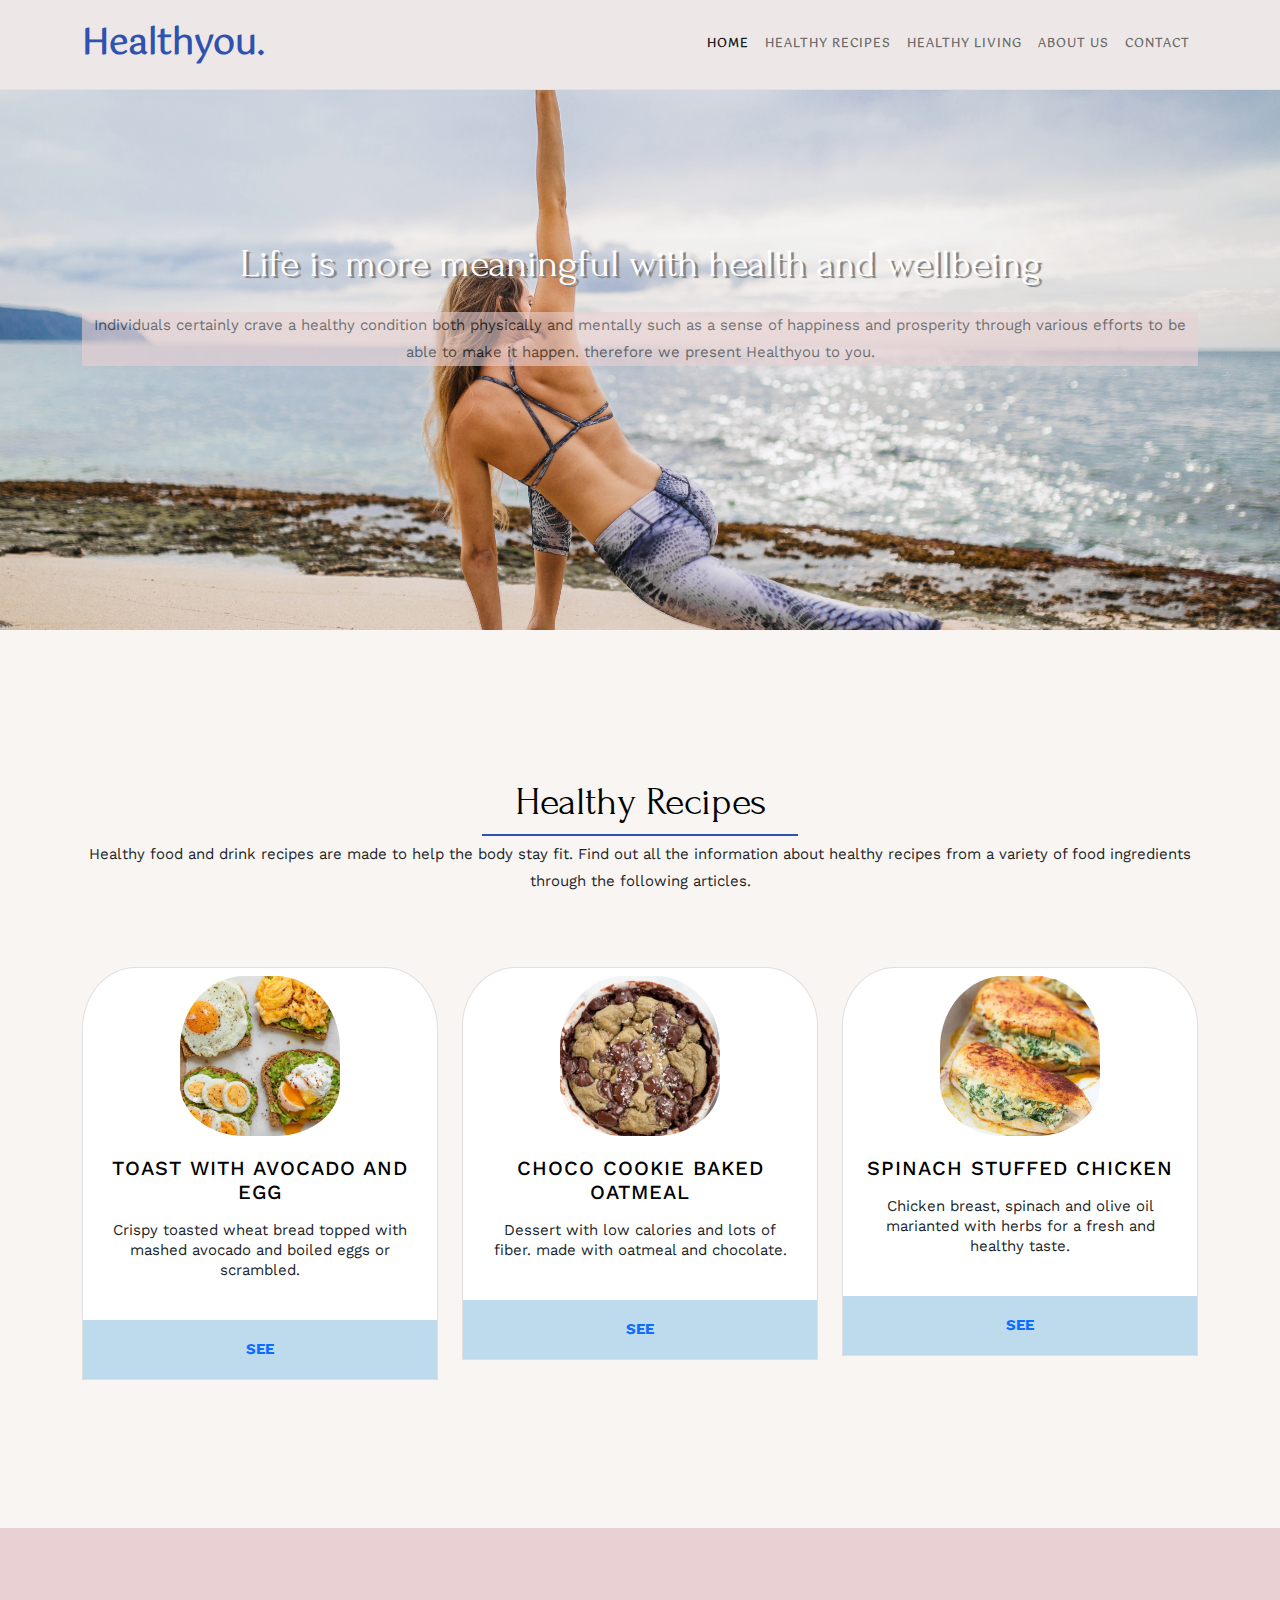
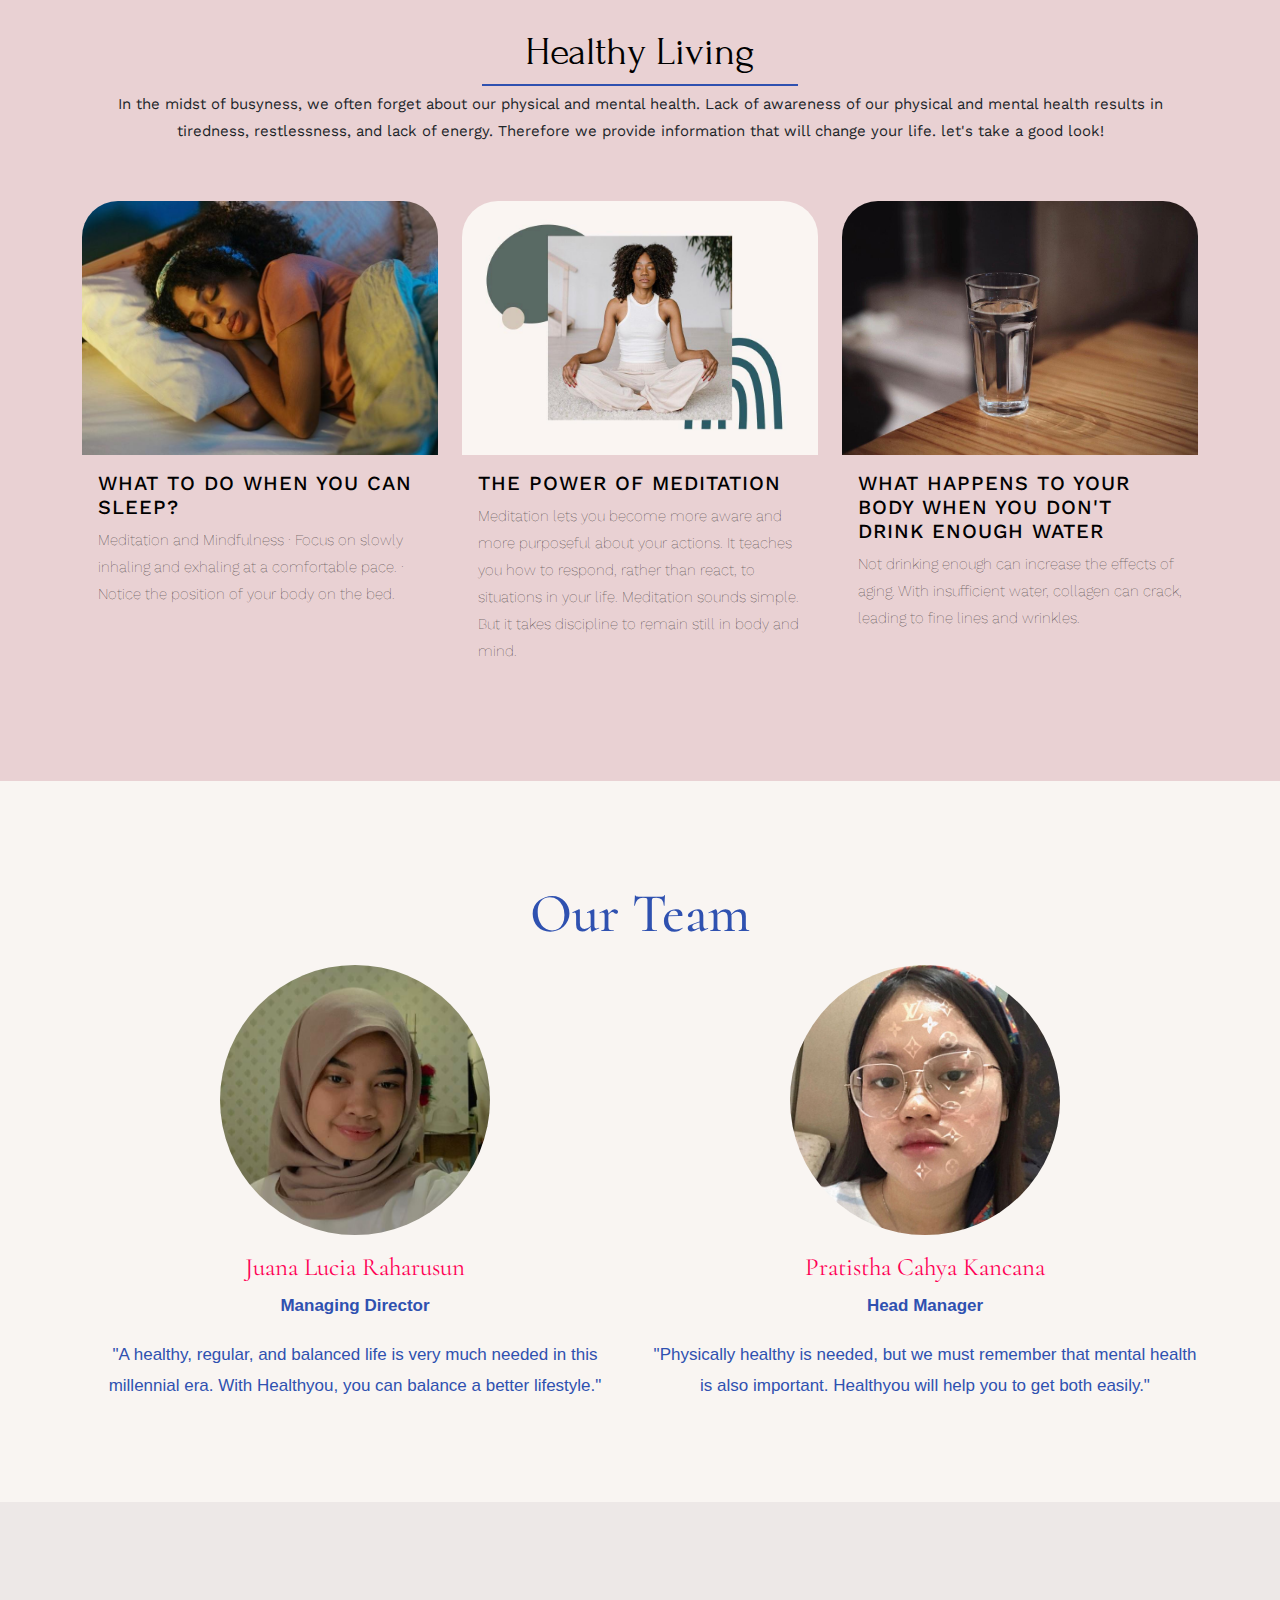
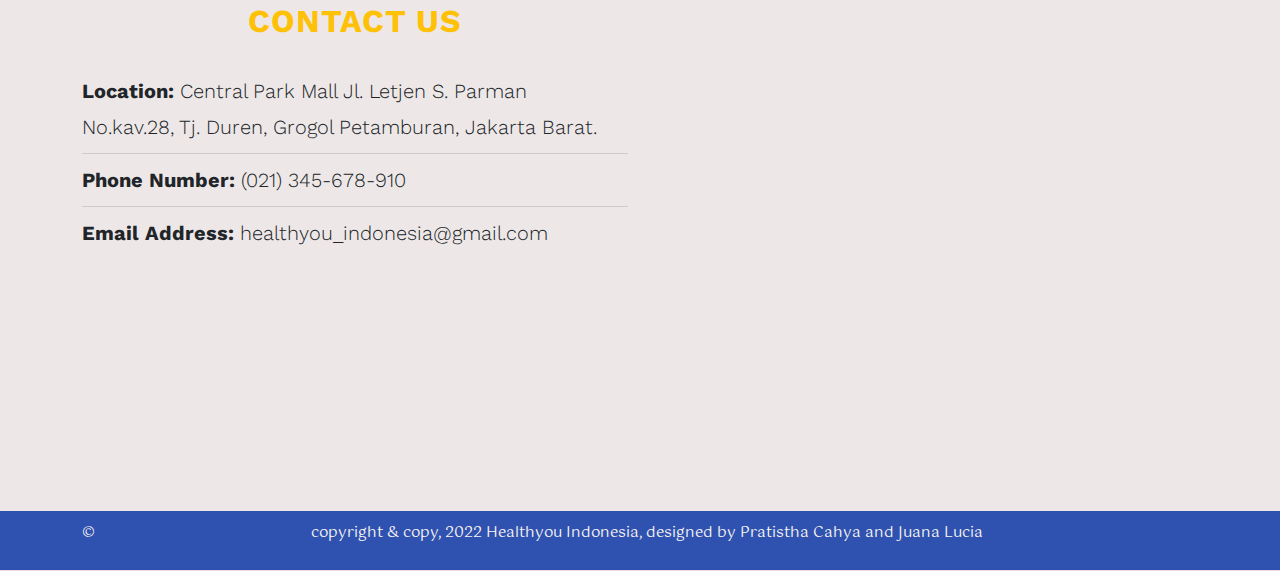
<file: index.html>
<!doctype html>
<html lang="en">
  <head>
    <!-- Required meta tags -->
    <meta charset="utf-8">
    <meta name="viewport" content="width=device-width, initial-scale=1">
    

    <!-- Bootstrap CSS -->
    <link rel="stylesheet" href="css/bootstrap.min.css">
    <link rel="stylesheet" href="css/style.css">

    <title>Hidup yang lebih bermakna bersama kesehatan</title>

    <!--My Boxicons-->
    <link href='https://unpkg.com/boxicons@2.1.2/css/boxicons.min.css' rel='stylesheet'>

  </head>
  <body data-bs-spy="scroll" data-bs-target="navbar">
    <!-- Optional JavaScript; choose one of the two! -->
    <script src="js/bootstrap.bundle.min.js"></script>

<!-- Navbar -->
<nav class="navbar fixed-top navbar-expand-lg navbar-light bg-light">
    <div class="container">
      <a class="navbar-brand logo-text" href="#">Healthyou.</a>
      <button class="navbar-toggler" type="button" data-bs-toggle="collapse" data-bs-target="#navbarNav" aria-controls="navbarNav" aria-expanded="false" aria-label="Toggle navigation">
        <span class="navbar-toggler-icon"></span>
      </button>
      <div class="collapse navbar-collapse" id="navbarNav">
        <ul class="navbar-nav ms-auto">
          <li class="nav-item">
            <a class="nav-link active" href="#Home">Home</a>
          </li>
          <li class="nav-item">
            <a class="nav-link active" href="#Healthy-Recipe">Healthy Recipes</a>
          </li>
          <li class="nav-item">
            <a class="nav-link active" href="#Healthy-Living">Healthy Living</a>
          </li>
          <li class="nav-item">
            <a class="nav-link active" href="#About-Us">About Us</a>
          </li>
          <li class="nav-item">
            <a class="nav-link active" href="#Contact">Contact</a>
          </li>
        </ul>
      </div>
    </div>
  </nav>

  <!--Hero-->
<section id="Home" class="bg-cover hero-section" style="background-image: url(img/yoga-1.jpg) ;">
    <div class="container text-center ">
        <div class="row">
            <div class="col-12">
                <h1> 
                  Life is more meaningful with health and wellbeing
                </h1>
                <p class="my-4">
                  Individuals certainly crave a healthy condition both physically and mentally such as a sense of happiness and prosperity through various efforts to be able to make it happen. therefore we present Healthyou to you.
                </p>
            </div>
        </div>
    </div>
</section>

<!--Healthy Recipe-->
<section id="Healthy-Recipe" style="background: #f9f5f2;">
   <!--Container for all products-->
   <div class="container mb-5 mt-5">
    <div class="row">
      <div class="col-12 section-intro text-center">
          <h1>Healthy Recipes</h1>
          <div class="divider"></div>
          <p>Healthy food and drink recipes are made to help the body stay fit. Find out all the information about healthy recipes from a variety of food ingredients through the following articles.</p>
      </div>
    </div>
    <div class="row kartu">
        <!--Card 1-->
        <!--Cards 1 end here-->

        <!--Card 2-->
        <!--Cards 2 end here-->    

        <!--Card 3-->
        <!--Cards 3 end here-->
    </div>
  </div>
</section>

<!--Healthy Living-->
<section id="Healthy-Living">
  <div class="container">
    <div class="row">
      <div class="col-12 section-intro text-center">
          <h1>Healthy Living</h1>
          <div class="divider"></div>
          <p>In the midst of busyness, we often forget about our physical and mental health. Lack of awareness of our physical and mental health results in tiredness, restlessness, and lack of energy. Therefore we provide information that will change your life. let's take a good look!</p>
      </div>
    </div>
    <div class="row">
      <div class="col-md-4">
        <div class="Card-Healthy-Living">
              <a href="article1.html">
              <img src="img/sleep.jpeg" alt="sleep" class="card-img-top">
              </a>
              <div class="card-body">
                <a href="article1.html">
                  <h5 class="card-title">
                    What To Do When You Can Sleep?
                  </h5>
                </a>
                <a href="article1.html">
                  <p class="card-text"> Meditation and Mindfulness · Focus on slowly inhaling and exhaling at a comfortable pace. · Notice the position of your body on the bed.  </p>
                </a>
              </div>
        </div>
      </div>
      <div class="col-md-4">
        <div class="Card-Healthy-Living">
              <a href="article2.html">
                <img src="img/meditasi.jpeg" alt="Spinach Stuffed Chicken" class="card-img-top">
              </a>
              <div class="card-body">
                <a href="article2.html">
                  <h5 class="card-title">
                    The Power of Meditation
                  </h5>
                </a>
                <a href="article2.html">
                  <p class="card-text"> Meditation lets you become more aware and more purposeful about your actions. It teaches you how to respond, rather than react, to situations in your life. Meditation sounds simple. But it takes discipline to remain still in body and mind.</p>
                </a>
              </div>
        </div>
      </div>
      <div class="col-md-4">
        <div class="Card-Healthy-Living">
              <a href="article3.html">
                <img src="img/minum.jpeg" alt="Spinach Stuffed Chicken" class="card-img-top">
              </a>
              <div class="card-body">
                <a href="article3.html"> 
                  <h5 class="card-title">
                    What Happens to Your Body When You Don't Drink Enough Water
                  </h5>
                </a>
                <a href="article3.html">
                  <p class="card-text"> Not drinking enough can increase the effects of aging. With insufficient water, collagen can crack, leading to fine lines and wrinkles.  </p>
                </a>
              </div>
        </div>
      </div>
    </div>
  </div>
</section>

<section id="About-Us" style="background: #f9f5f2;">
  <div class="container text-center">
      <div class="row">
          <div class="col-md-12 text-center Our-Team">
              <h1> 
                Our Team 
              </h1>
          </div>
      </div>
      <div class="row">
        <div class="col team">
          <img src="img/juana.jpeg" alt="">
          <p class="nama" style="color: rgb(255, 0, 85) !important;">Juana Lucia Raharusun</p>
          <p class="card-text abat" style="font-weight: 600;">Managing Director</p>
          <p class="card-text">"A healthy, regular, and balanced life is very much needed in this millennial era. With Healthyou, you can balance a better lifestyle."</p>
        </div>
        <div class="col">
          <img src="img/tita.jpeg" alt="">
          <p class="nama" style="color: rgb(255, 0, 85) !important;"> Pratistha Cahya Kancana</p>
          <p class="card-text jabat" style="font-weight: 600;"> Head Manager</p>
          <p class="card-text"> "Physically healthy is needed, but we must remember that mental health is also important. Healthyou will help you to get both easily."</p>
        </div>
      </div>
    </div>
  </div>
</section>

<!-- Contact & Map -->
<section id="Contact" style="background: #ede8e7;">
  <div class="container">
    <div class="row">     
      <div class="col-md-6">
        <h2 class="text-center text-warning fw-bold">Contact Us</h2>
        <ul class="list-group list-group-flush lead my-4">
          <li class="list-group-item bg-light ps-0">
            <span class="fw-bold">Location:</span> Central Park Mall
            Jl. Letjen S. Parman No.kav.28, Tj. Duren, Grogol Petamburan, Jakarta Barat.
          <li class="list-group-item bg-light ps-0">
            <span class="fw-bold">Phone Number:</span> (021) 345-678-910
          </li>
          <li class="list-group-item bg-light ps-0">
            <span class="fw-bold">Email Address:</span> healthyou_indonesia@gmail.com
          </li>
        </ul>
      </div>
        <div class="col-md-6 embed-responsive" data-aos="fade-left" data-aos-duration="1500" style="text-align: center;">
          <div id="map"></div>
          <iframe src="https://www.google.com/maps/embed?pb=!1m18!1m12!1m3!1d3966.651621227751!2d106.78848361443877!3d-6.177368595527769!2m3!1f0!2f0!3f0!3m2!1i1024!2i768!4f13.1!3m3!1m2!1s0x2e69f6f5802f381d%3A0xe816d65037c3207a!2sCentral%20Park!5e0!3m2!1sid!2sid!4v1652803136193!5m2!1sid!2sid" width="340" height="400" style="border:0;" allowfullscreen="" loading="lazy" referrerpolicy="no-referrer-when-downgrade"></iframe>
        </div>
      </div>
  </div>
</section>

<!--Footer-->
<div class="navbar navbar-inverse navbar-fixed-bottom" style="background: #2f51b0 ; color: #f9f5f2;">
  <div class="container">
    <p>
      &#169; <p> copyright & copy, 2022 Healthyou Indonesia, designed by <span> Pratistha Cahya and Juana Lucia</span></p>
    </p>
  </div>
</div>

<script src="/js/cod.js"></script>
</body>
</html>
</file>
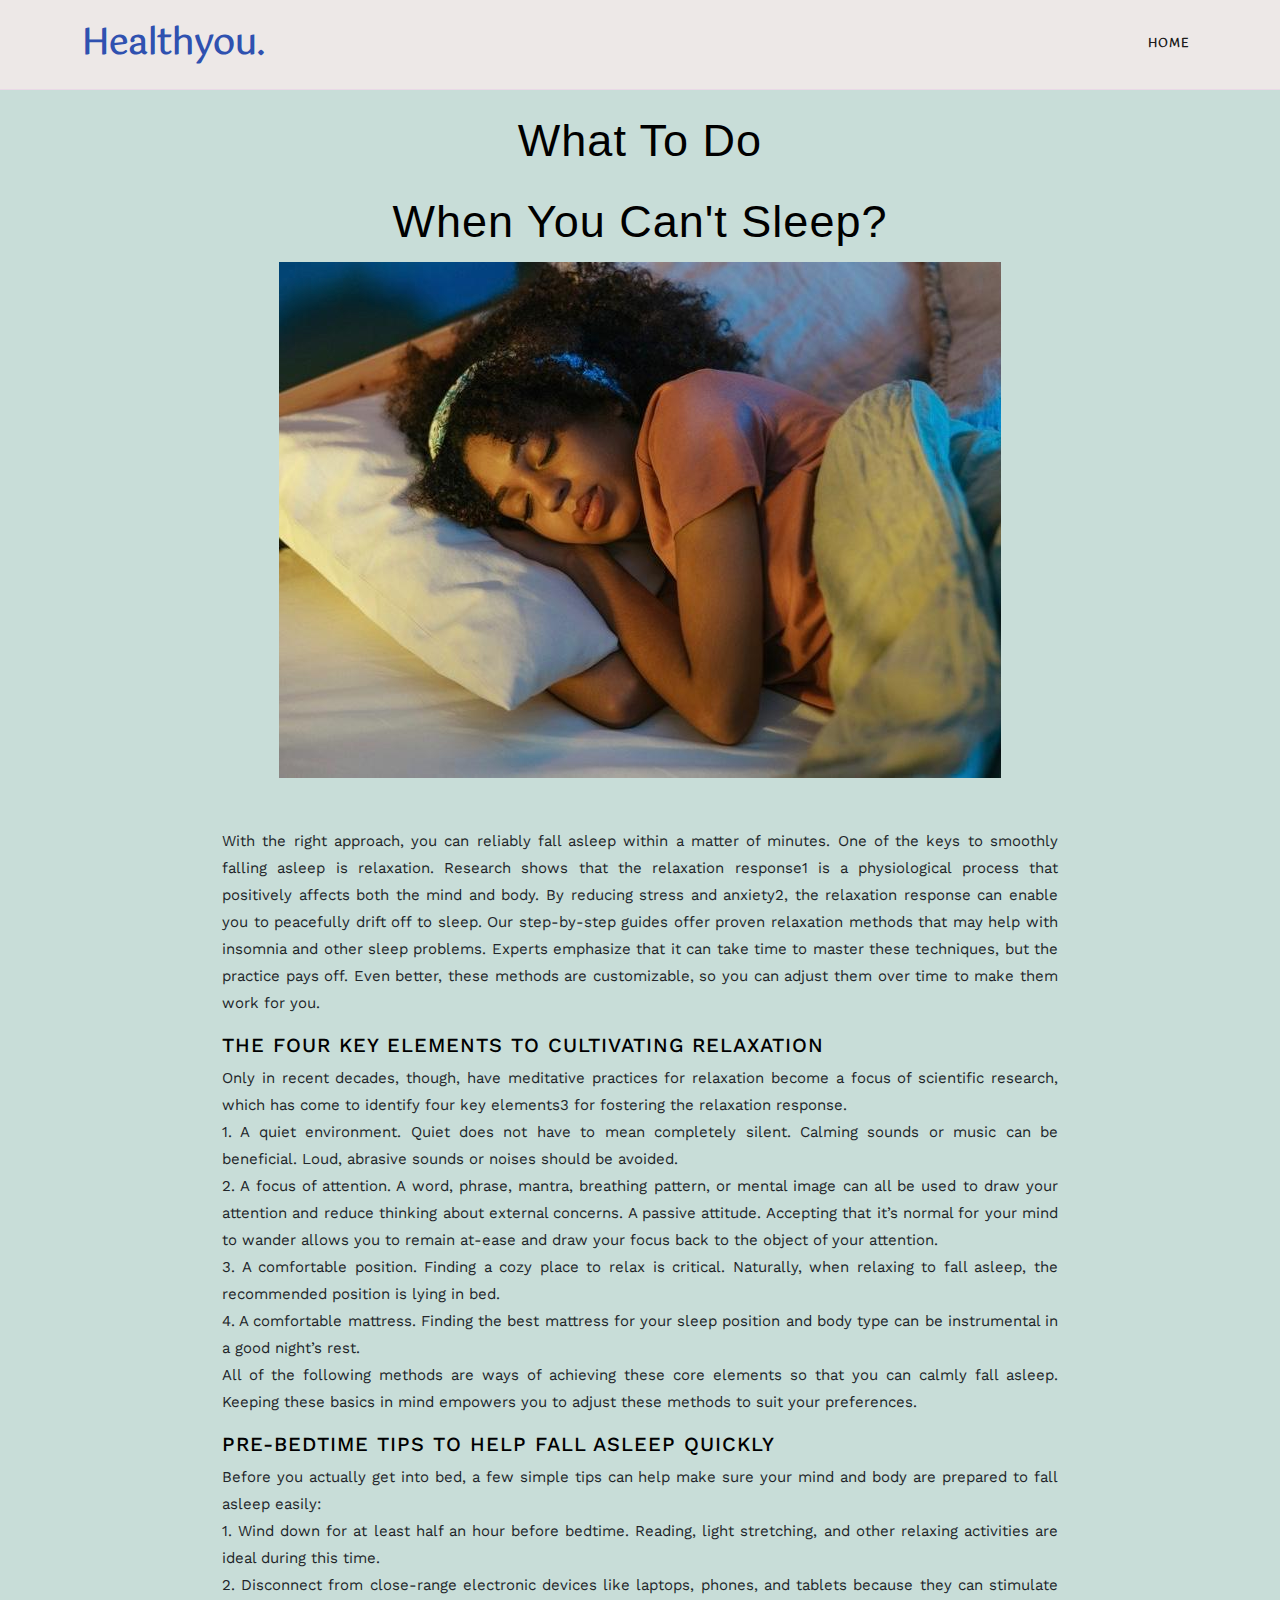
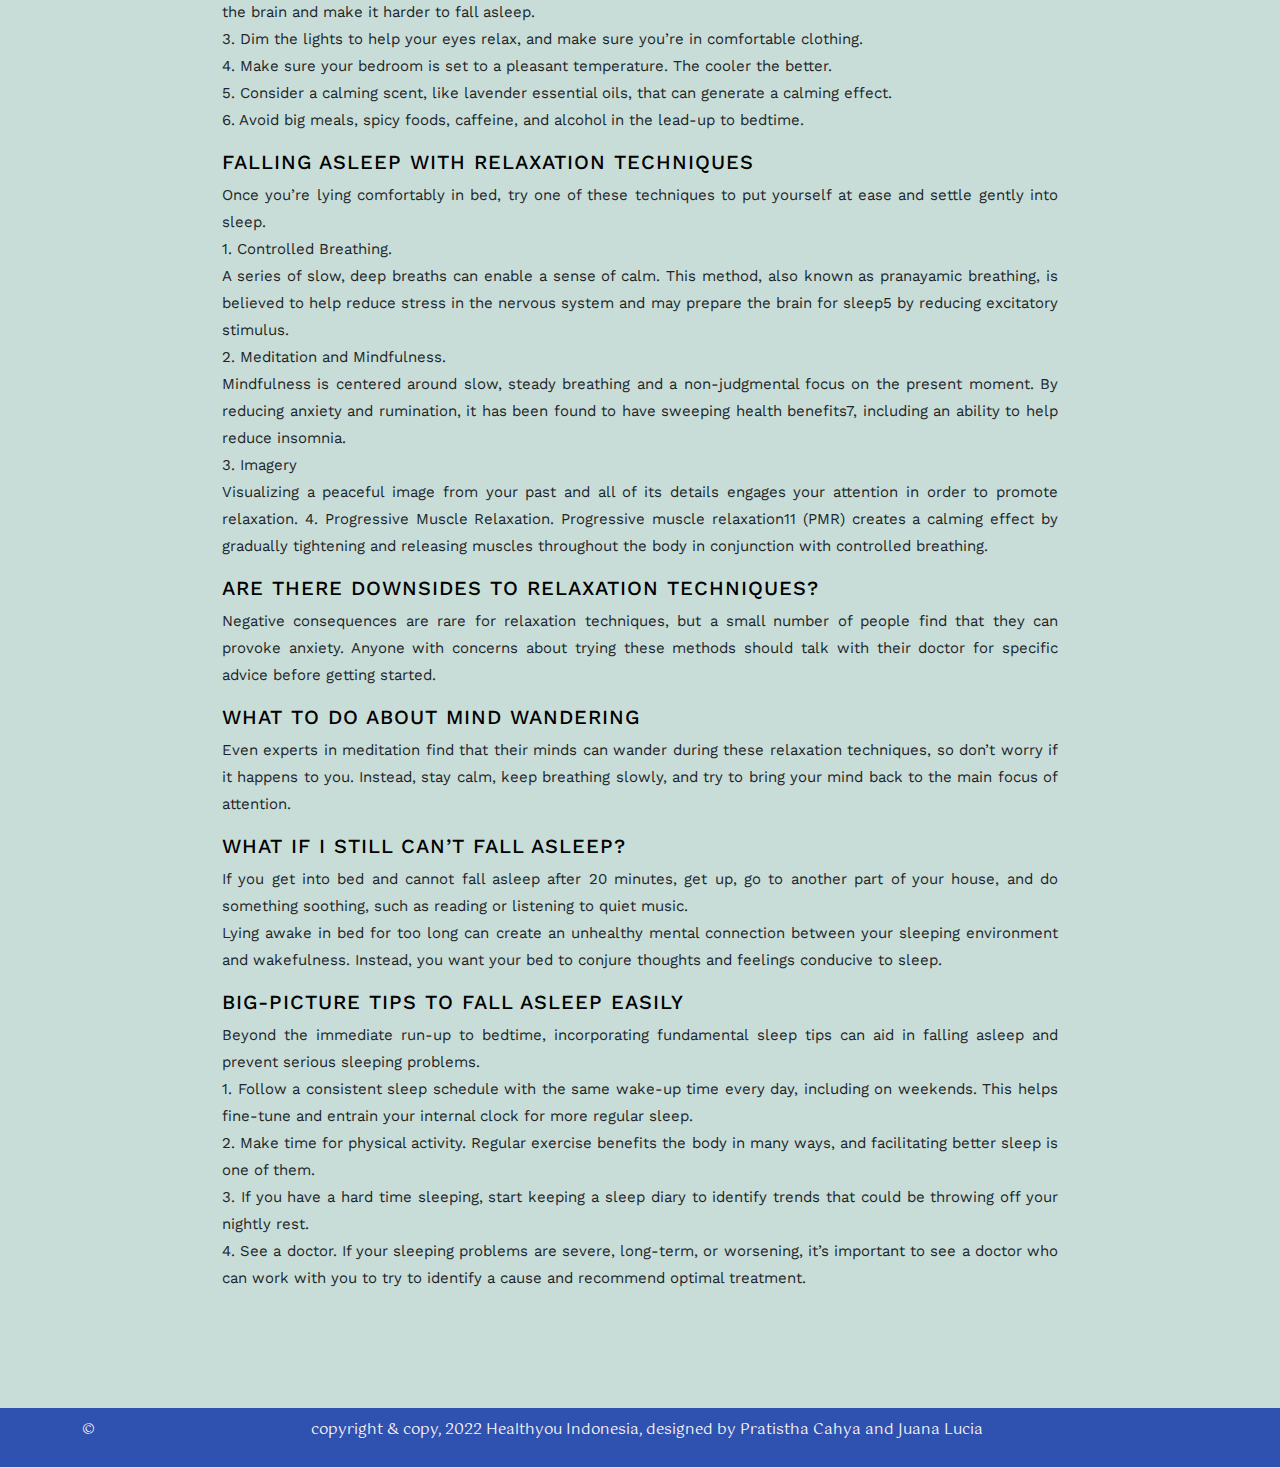
<file: article1.html>
<!doctype html>
<html lang="en">
  <head>
    <!-- Required meta tags -->
    <meta charset="utf-8">
    <meta name="viewport" content="width=device-width, initial-scale=1">
    <!-- Bootstrap CSS -->
    <link rel="stylesheet" href="css/bootstrap.min.css">
    <link rel="stylesheet" href="css/style.css">
    <title>What To Do When You Can't Sleep? -Healthyou-</title>
  </head>
  <body data-bs-spy="scroll" data-bs-target="navbar">
    <!-- Optional JavaScript; choose one of the two! -->
    <script src="js/bootstrap.bundle.min.js"></script>

<!-- Navbar -->
<nav class="navbar fixed-top navbar-expand-lg navbar-light bg-light">
    <div class="container">
      <a class="navbar-brand logo-text" href="#">Healthyou.</a>
      <button class="navbar-toggler" type="button" data-bs-toggle="collapse" data-bs-target="#navbarNav" aria-controls="navbarNav" aria-expanded="false" aria-label="Toggle navigation">
        <span class="navbar-toggler-icon"></span>
      </button>
      <div class="collapse navbar-collapse" id="navbarNav">
        <ul class="navbar-nav ms-auto">
          <li class="nav-item">
            <a class="nav-link active" href="index.html">Home</a>
          </li>
        </ul>
      </div>
    </div>
  </nav>

<!--isi artikel-->
<section id="article1" style="background: #c8ddd8;">
  <!--Container for all products-->
    <div class="container">
      <div class="row">
        <div class="col-12 text-center"> 
         <h7>What To Do </br>
           When You Can't Sleep?</h7> </br>
         <div class="divider"></div>
          <img src="img/sleep.jpeg" alt="What To Do When You Can't Sleep?"> </br>
        </div>
      </div>
    <div class="content">
      <div class="row">
            <p>With the right approach, you can reliably fall asleep within a matter of minutes. One of the keys to smoothly falling asleep is relaxation. 
              Research shows that the relaxation response1 is a physiological process that positively affects both the mind and body. By reducing stress and anxiety2, the relaxation response can enable you to peacefully drift off to sleep. Our step-by-step guides offer proven relaxation methods that may help with insomnia and other sleep problems. Experts emphasize that it can take time to master these techniques, but the practice pays off. Even better, these methods are customizable, so you can adjust them over time to make them work for you.</p>

            <h5> The Four Key Elements to Cultivating Relaxation</h5>
            <p>Only in recent decades, though, have meditative practices for relaxation become a focus of scientific research, which has come to identify four key elements3 for fostering the relaxation response. </br>
              1. A quiet environment. Quiet does not have to mean completely silent. Calming sounds or music can be beneficial. Loud, abrasive sounds or noises should be avoided. </br>
              2. A focus of attention. A word, phrase, mantra, breathing pattern, or mental image can all be used to draw your attention and reduce thinking about external concerns. A passive attitude. Accepting that it’s normal for your mind to wander allows you to remain at-ease and draw your focus back to the object of your attention.</br>
              3. A comfortable position. Finding a cozy place to relax is critical. Naturally, when relaxing to fall asleep, the recommended position is lying in bed.</br>
              4. A comfortable mattress. Finding the best mattress for your sleep position and body type can be instrumental in a good night’s rest.</br>
              All of the following methods are ways of achieving these core elements so that you can calmly fall asleep. Keeping these basics in mind empowers you to adjust these methods to suit your preferences.</p>

            <h5> Pre-Bedtime Tips to Help Fall Asleep Quickly</h5>
            <p>Before you actually get into bed, a few simple tips can help make sure your mind and body are prepared to fall asleep easily: </br>
              1. Wind down for at least half an hour before bedtime. Reading, light stretching, and other relaxing activities are ideal during this time. </br>
              2. Disconnect from close-range electronic devices like laptops, phones, and tablets because they can stimulate the brain and make it harder to fall asleep. </br>
              3. Dim the lights to help your eyes relax, and make sure you’re in comfortable clothing.</br>
              4. Make sure your bedroom is set to a pleasant temperature. The cooler the better.</br>
              5. Consider a calming scent, like lavender essential oils, that can generate a calming effect.</br>
              6. Avoid big meals, spicy foods, caffeine, and alcohol in the lead-up to bedtime.</p>

            <h5>Falling Asleep With Relaxation Techniques </h5>
            <p> Once you’re lying comfortably in bed, try one of these techniques to put yourself at ease and settle gently into sleep.</br>            
              1. Controlled Breathing.</br>
              A series of slow, deep breaths can enable a sense of calm. This method, also known as pranayamic breathing, is believed to help reduce stress in the nervous system and may prepare the brain for sleep5 by reducing excitatory stimulus.</br>
              2. Meditation and Mindfulness. </br>
              Mindfulness is centered around slow, steady breathing and a non-judgmental focus on the present moment. By reducing anxiety and rumination, it has been found to have sweeping health benefits7, including an ability to help reduce insomnia. </br>
              3. Imagery </br>
              Visualizing a peaceful image from your past and all of its details engages your attention in order to promote relaxation.
              4. Progressive Muscle Relaxation.
              Progressive muscle relaxation11 (PMR) creates a calming effect by gradually tightening and releasing muscles throughout the body in conjunction with controlled breathing. </br>
            </p>

              <h5>Are There Downsides to Relaxation Techniques?</h5>
              <p>Negative consequences are rare for relaxation techniques, but a small number of people find that they can provoke anxiety. Anyone with concerns about trying these methods should talk with their doctor for specific advice before getting started. </p></br> 
 
              <h5>What to Do About Mind Wandering</h5>
              <p>Even experts in meditation find that their minds can wander during these relaxation techniques, so don’t worry if it happens to you. Instead, stay calm, keep breathing slowly, and try to bring your mind back to the main focus of attention.</p></br>
 
              <h5>What If I Still Can’t Fall Asleep?</h5>
              <p>If you get into bed and cannot fall asleep after 20 minutes, get up, go to another part of your house, and do something soothing, such as reading or listening to quiet music. </br>
                Lying awake in bed for too long can create an unhealthy mental connection between your sleeping environment and wakefulness. Instead, you want your bed to conjure thoughts and feelings conducive to sleep.</p>

            <h5> Big-Picture Tips to Fall Asleep Easily</h5>
            <p> Beyond the immediate run-up to bedtime, incorporating fundamental sleep tips can aid in falling asleep and prevent serious sleeping problems. </br>
              1. Follow a consistent sleep schedule with the same wake-up time every day, including on weekends. This helps fine-tune and entrain your internal clock for more regular sleep. </br>
              2. Make time for physical activity. Regular exercise benefits the body in many ways, and facilitating better sleep is one of them.</br>
              3. If you have a hard time sleeping, start keeping a sleep diary to identify trends that could be throwing off your nightly rest.</br>
              4. See a doctor. If your sleeping problems are severe, long-term, or worsening, it’s important to see a doctor who can work with you to try to identify a cause and recommend optimal treatment.</p>
      </div>
    </div>
    </div>
</section>

<!--Footer-->
<div class="navbar navbar-inverse navbar-fixed-bottom" style="background: #2f51b0 ; color: #f9f5f2;">
  <div class="container">
    <p>
      &#169; <p> copyright & copy, 2022 Healthyou Indonesia, designed by <span> Pratistha Cahya and Juana Lucia</span></p>
    </p>
  </div>
</div>

  </body>
</html>
</file>
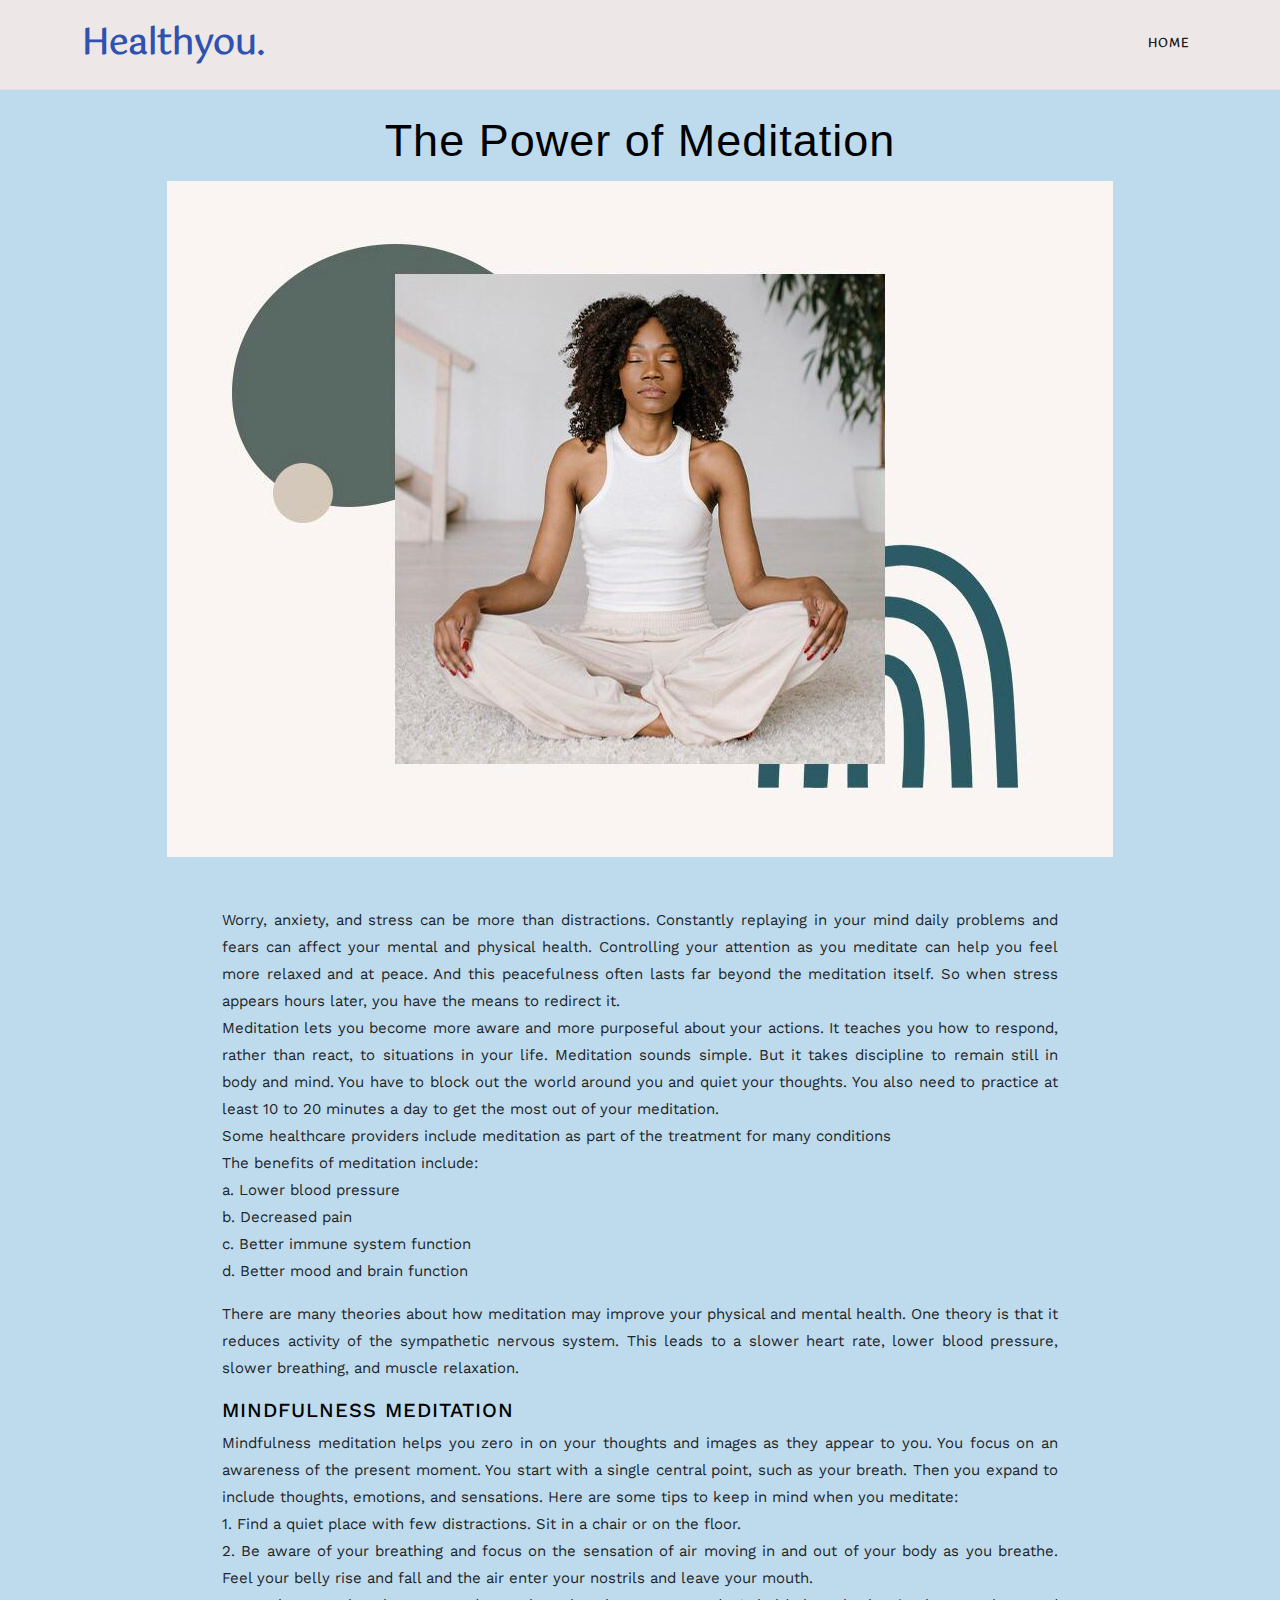
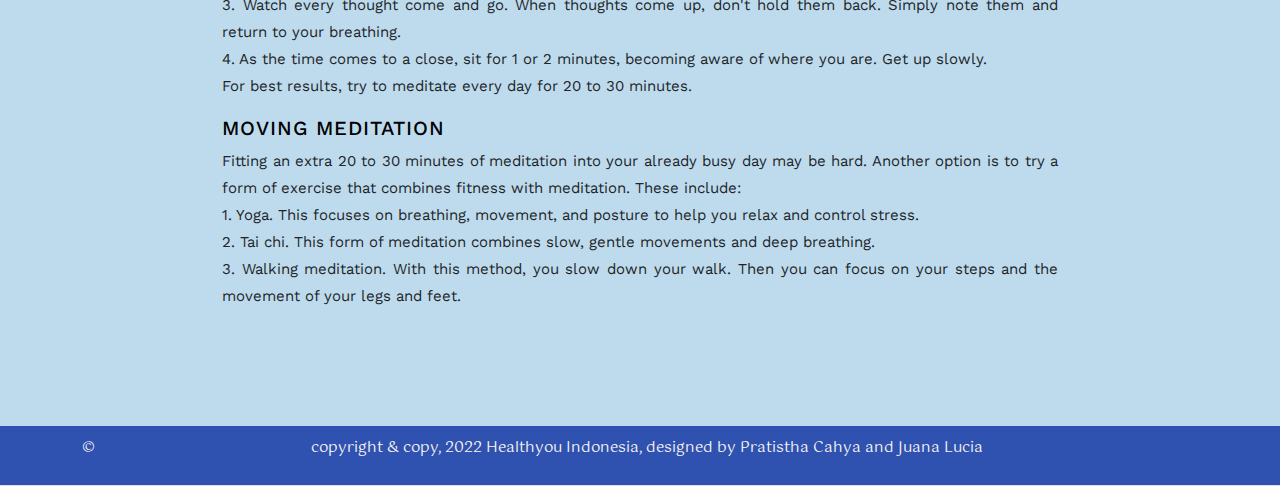
<file: article2.html>
<!doctype html>
<html lang="en">
  <head>
    <!-- Required meta tags -->
    <meta charset="utf-8">
    <meta name="viewport" content="width=device-width, initial-scale=1">
    <!-- Bootstrap CSS -->
    <link rel="stylesheet" href="css/bootstrap.min.css">
    <link rel="stylesheet" href="css/style.css">
    <title>The Power of Meditation -Healthyou-</title>
  </head>
  <body data-bs-spy="scroll" data-bs-target="navbar">
    <!-- Optional JavaScript; choose one of the two! -->
    <script src="js/bootstrap.bundle.min.js"></script>

<!-- Navbar -->
<nav class="navbar fixed-top navbar-expand-lg navbar-light bg-light">
    <div class="container">
      <a class="navbar-brand logo-text" href="#">Healthyou.</a>
      <button class="navbar-toggler" type="button" data-bs-toggle="collapse" data-bs-target="#navbarNav" aria-controls="navbarNav" aria-expanded="false" aria-label="Toggle navigation">
        <span class="navbar-toggler-icon"></span>
      </button>
      <div class="collapse navbar-collapse" id="navbarNav">
        <ul class="navbar-nav ms-auto">
          <li class="nav-item">
            <a class="nav-link active" href="index.html">Home</a>
          </li>
        </ul>
      </div>
    </div>
  </nav>

<!--isi artikel-->
<section id="article1" style="background: #bedbed;">
  <!--Container for all products-->
    <div class="container">
      <div class="row">
        <div class="col-12 text-center"> 
         <h7>The Power of Meditation</h7> </br>
         <div class="divider"></div>
          <img src="img/meditasi.jpeg" alt="The Power of Meditation"> </br>
        </div>
      </div>
    <div class="content">
      <div class="row">
            <p>Worry, anxiety, and stress can be more than distractions. Constantly replaying in your mind daily problems and fears can affect your mental and physical health.  Controlling your attention as you meditate can help you feel more relaxed and at peace. And this peacefulness often lasts far beyond the meditation itself. So when stress appears hours later, you have the means to redirect it. </br>               
                Meditation lets you become more aware and more purposeful about your actions. It teaches you how to respond, rather than react, to situations in your life.               
                Meditation sounds simple. But it takes discipline to remain still in body and mind. You have to block out the world around you and quiet your thoughts. You also need to practice at least 10 to 20 minutes a day to get the most out of your meditation. </br>              
                Some healthcare providers include meditation as part of the treatment for many conditions</br>               
                The benefits of meditation include: </br>           
                a. Lower blood pressure </br>
                b. Decreased pain</br>
                c. Better immune system function</br>
                d. Better mood and brain function</p>

            <p>There are many theories about how meditation may improve your physical and mental health. One theory is that it reduces activity of the sympathetic nervous system. This leads to a slower heart rate, lower blood pressure, slower breathing, and muscle relaxation.</p>

            <h5> Mindfulness Meditation</h5>
            <p>Mindfulness meditation helps you zero in on your thoughts and images as they appear to you. You focus on an awareness of the present moment. You start with a single central point, such as your breath. Then you expand to include thoughts, emotions, and sensations. Here are some tips to keep in mind when you meditate: </br>
              1. Find a quiet place with few distractions. Sit in a chair or on the floor.</br>
              2. Be aware of your breathing and focus on the sensation of air moving in and out of your body as you breathe. Feel your belly rise and fall and the air enter your nostrils and leave your mouth.</br>
              3. Watch every thought come and go. When thoughts come up, don't hold them back. Simply note them and return to your breathing.</br>
              4. As the time comes to a close, sit for 1 or 2 minutes, becoming aware of where you are. Get up slowly.</br>
              For best results, try to meditate every day for 20 to 30 minutes.</p>

              <h5> Moving Meditation</h5>
              <p>Fitting an extra 20 to 30 minutes of meditation into your already busy day may be hard. Another option is to try a form of exercise that combines fitness with meditation. These include: </br>
                1. Yoga. This focuses on breathing, movement, and posture to help you relax and control stress.</br>
                2. Tai chi. This form of meditation combines slow, gentle movements and deep breathing.</br>
                3. Walking meditation. With this method, you slow down your walk. Then you can focus on your steps and the movement of your legs and feet.</br> </p>
            </div>
        </div>
    </div>
</section>

<!--Footer-->
    <div class="navbar navbar-inverse navbar-fixed-bottom" style="background: #2f51b0 ; color: #f9f5f2;">
        <div class="container">
          <p>
            &#169; <p> copyright & copy, 2022 Healthyou Indonesia, designed by <span> Pratistha Cahya and Juana Lucia</span></p>
          </p>
        </div>
    </div>

  </body>
</html>
</file>
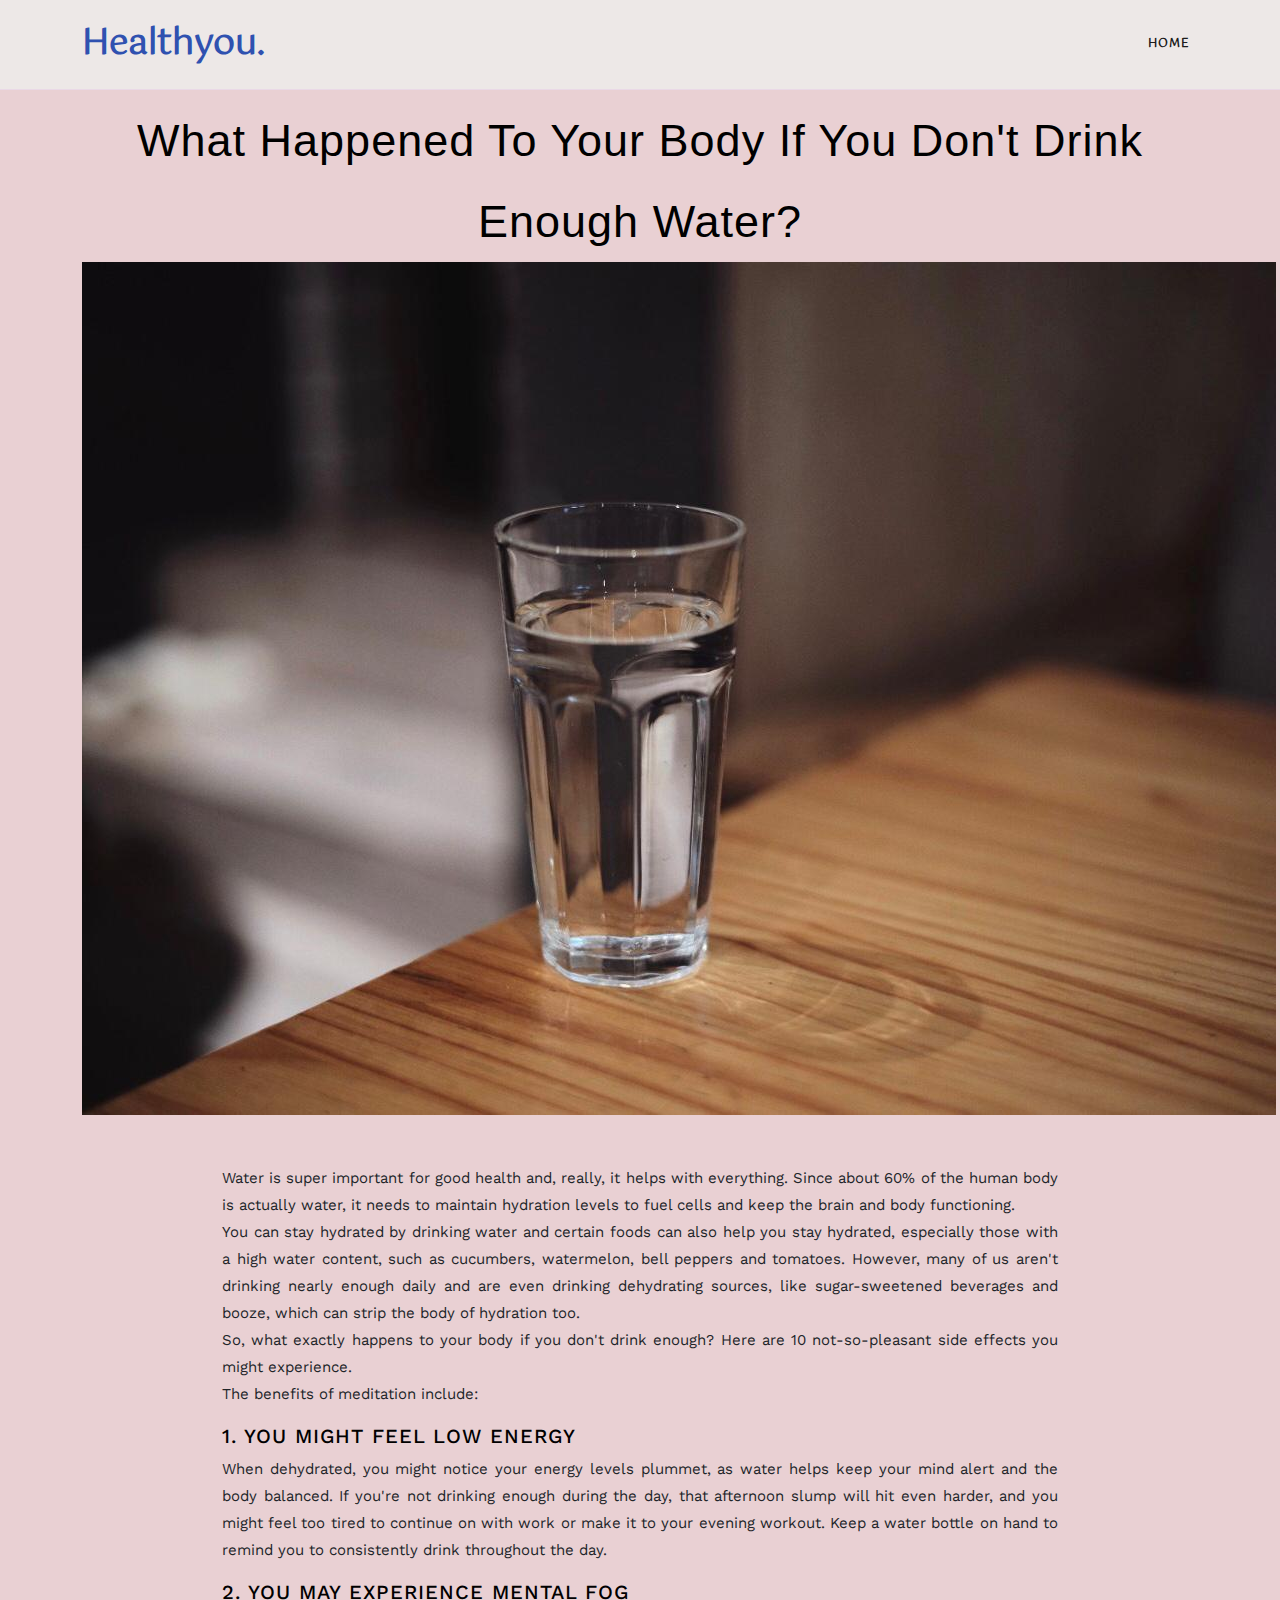
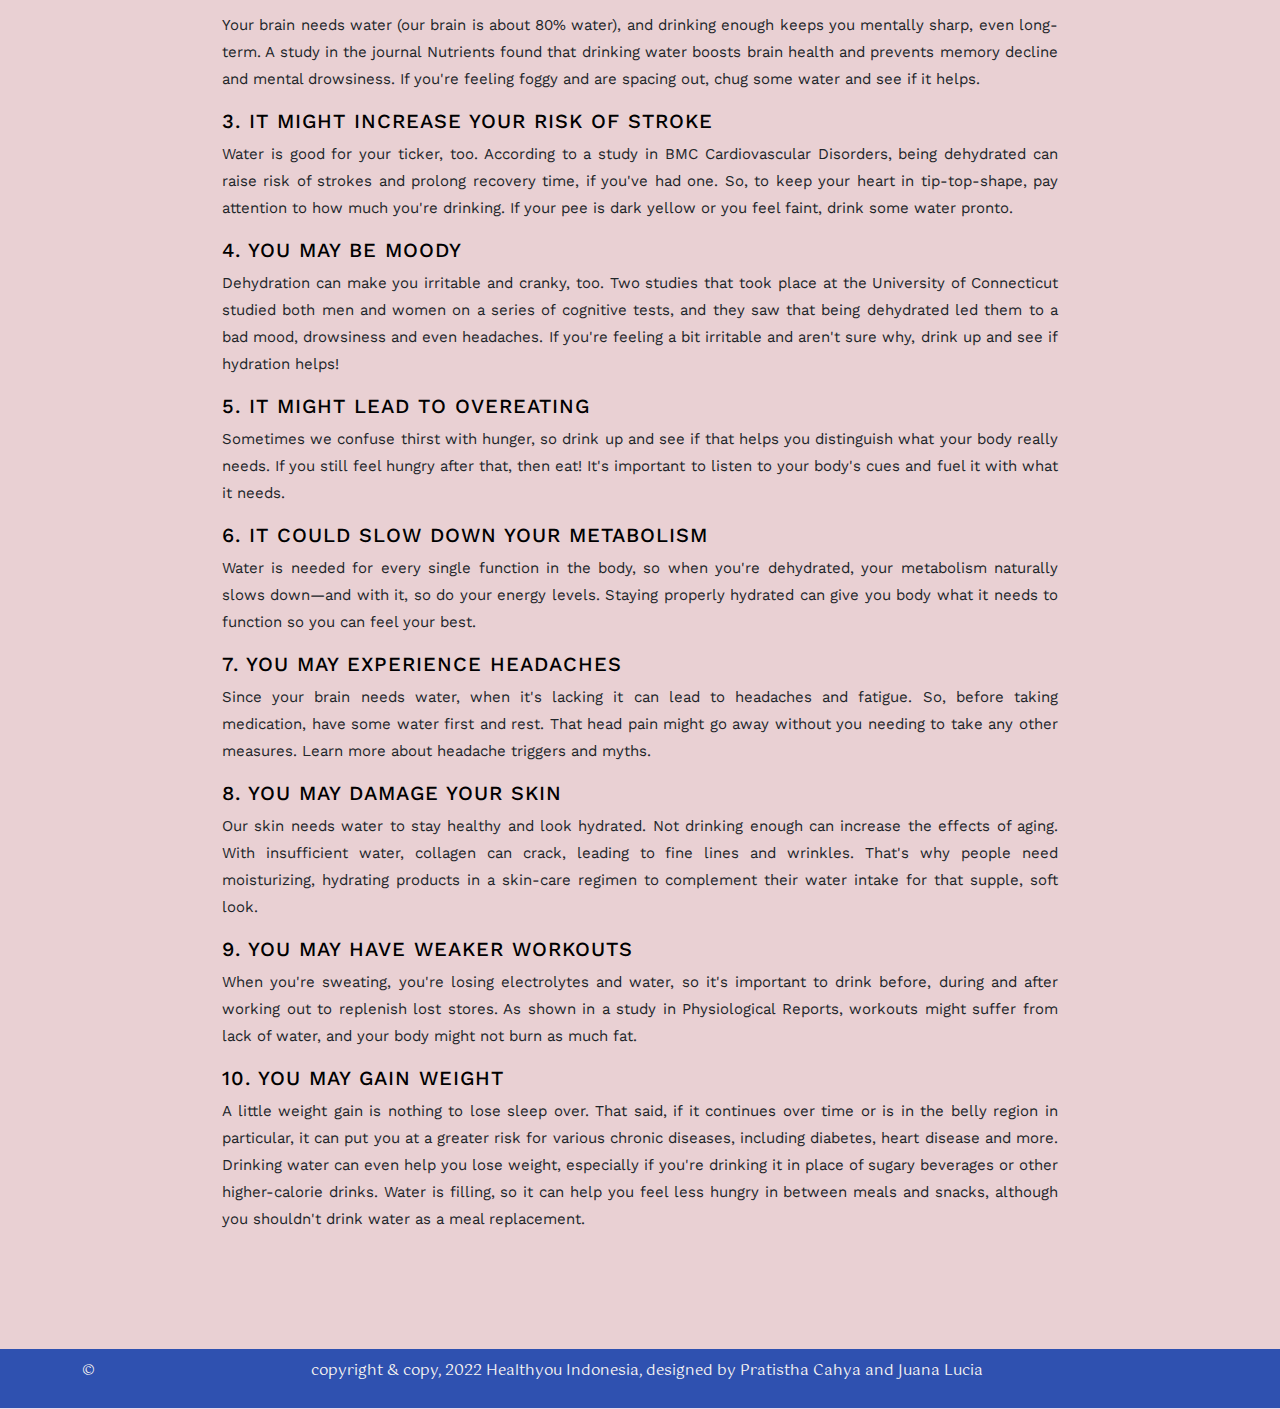
<file: article3.html>
<!doctype html>
<html lang="en">
  <head>
    <!-- Required meta tags -->
    <meta charset="utf-8">
    <meta name="viewport" content="width=device-width, initial-scale=1">
    <!-- Bootstrap CSS -->
    <link rel="stylesheet" href="css/bootstrap.min.css">
    <link rel="stylesheet" href="css/style.css">
    <title>What Happened To Your Body If You Don't Drink Enough Water? -Healthyou-</title>
  </head>
  <body data-bs-spy="scroll" data-bs-target="navbar">
    <!-- Optional JavaScript; choose one of the two! -->
    <script src="js/bootstrap.bundle.min.js"></script>

<!-- Navbar -->
<nav class="navbar fixed-top navbar-expand-lg navbar-light bg-light">
    <div class="container">
      <a class="navbar-brand logo-text" href="#">Healthyou.</a>
      <button class="navbar-toggler" type="button" data-bs-toggle="collapse" data-bs-target="#navbarNav" aria-controls="navbarNav" aria-expanded="false" aria-label="Toggle navigation">
        <span class="navbar-toggler-icon"></span>
      </button>
      <div class="collapse navbar-collapse" id="navbarNav">
        <ul class="navbar-nav ms-auto">
          <li class="nav-item">
            <a class="nav-link active" href="index.html">Home</a>
          </li>
        </ul>
      </div>
    </div>
  </nav>

<!--isi artikel-->
<section id="article1" style="background: #e9d0d3;">
  <!--Container for all products-->
    <div class="container">
      <div class="row">
        <div class="col-12 text-center"> 
         <h7>What Happened To Your Body If You Don't Drink Enough Water?</h7> </br>
         <div class="divider"></div>
          <img src="img/minum.jpeg" alt="What Happened To Your Body If You Don't Drink Enough Water?"> </br>
        </div>
      </div>
    <div class="content">
      <div class="row">
            <p>Water is super important for good health and, really, it helps with everything. Since about 60% of the human body is actually water, it needs to maintain hydration levels to fuel cells and keep the brain and body functioning. </br>
                You can stay hydrated by drinking water and certain foods can also help you stay hydrated, especially those with a high water content, such as cucumbers, watermelon, bell peppers and tomatoes. However, many of us aren't drinking nearly enough daily and are even drinking dehydrating sources, like sugar-sweetened beverages and booze, which can strip the body of hydration too.</br>
                So, what exactly happens to your body if you don't drink enough? Here are 10 not-so-pleasant side effects you might experience.</br>               
                The benefits of meditation include: </br>           

            <h5>1. You Might Feel Low Energy</h5>
            <p>When dehydrated, you might notice your energy levels plummet, as water helps keep your mind alert and the body balanced. 
                If you're not drinking enough during the day, that afternoon slump will hit even harder, and you might feel too tired to continue on with work or make it to your evening workout. 
                Keep a water bottle on hand to remind you to consistently drink throughout the day.</p>

            <h5>2. You May Experience Mental Fog</h5>
            <p>Your brain needs water (our brain is about 80% water), and drinking enough keeps you mentally sharp, even long-term. 
                A study in the journal Nutrients found that drinking water boosts brain health and prevents memory decline and mental drowsiness. 
                If you're feeling foggy and are spacing out, chug some water and see if it helps. </p>

            <h5>3. It Might Increase Your Risk of Stroke</h5>
            <p>Water is good for your ticker, too. According to a study in BMC Cardiovascular Disorders, being dehydrated can raise risk of strokes and prolong recovery time, if you've had one. So, to keep your heart in tip-top-shape, pay attention to how much you're drinking. If your pee is dark yellow or you feel faint, drink some water pronto. </p>

            <h5>4. You May Be Moody</h5>
            <p>Dehydration can make you irritable and cranky, too. Two studies that took place at the University of Connecticut studied both men and women on a series of cognitive tests, and they saw that being dehydrated led them to a bad mood, drowsiness and even headaches. If you're feeling a bit irritable and aren't sure why, drink up and see if hydration helps!</p>
            
            <h5>5. It Might Lead to Overeating</h5>
            <p>Sometimes we confuse thirst with hunger, so drink up and see if that helps you distinguish what your body really needs. If you still feel hungry after that, then eat! It's important to listen to your body's cues and fuel it with what it needs. </p>
        
            <h5>6. It Could Slow Down Your Metabolism</h5>
            <p>Water is needed for every single function in the body, so when you're dehydrated, your metabolism naturally slows down—and with it, so do your energy levels. Staying properly hydrated can give you body what it needs to function so you can feel your best. </p>

            <h5>7. You May Experience Headaches</h5>
            <p> Since your brain needs water, when it's lacking it can lead to headaches and fatigue. So, before taking medication, have some water first and rest. That head pain might go away without you needing to take any other measures. Learn more about headache triggers and myths.</p>
                
            <h5>8. You May Damage Your Skin</h5>
            <p>Our skin needs water to stay healthy and look hydrated. Not drinking enough can increase the effects of aging. With insufficient water, collagen can crack, leading to fine lines and wrinkles. That's why people need moisturizing, hydrating products in a skin-care regimen to complement their water intake for that supple, soft look. </p>

            <h5>9. You May Have Weaker Workouts</h5>
            <p>When you're sweating, you're losing electrolytes and water, so it's important to drink before, during and after working out to replenish lost stores. As shown in a study in Physiological Reports, workouts might suffer from lack of water, and your body might not burn as much fat. </p>
        
            <h5>10. You May Gain Weight</h5>
            <p>A little weight gain is nothing to lose sleep over. That said, if it continues over time or is in the belly region in particular, it can put you at a greater risk for various chronic diseases, including diabetes, heart disease and more. Drinking water can even help you lose weight, especially if you're drinking it in place of sugary beverages or other higher-calorie drinks. Water is filling, so it can help you feel less hungry in between meals and snacks, although you shouldn't drink water as a meal replacement. </p>
        
        </div>
        </div>
    </div>
</section>

<!--Footer-->
    <div class="navbar navbar-inverse navbar-fixed-bottom" style="background: #2f51b0 ; color: #f9f5f2;">
        <div class="container">
          <p>
            &#169; <p> copyright & copy, 2022 Healthyou Indonesia, designed by <span> Pratistha Cahya and Juana Lucia</span></p>
          </p>
        </div>
    </div>

  </body>
</html>
</file>
<file: css/style.css>
@import url('https://fonts.googleapis.com/css2?family=Gotu&family=Libre+Bodoni&display=swap');
@import url('https://fonts.googleapis.com/css2?family=Forum&family=Work+Sans&display=swap');
@import url('https://fonts.googleapis.com/css2?family=Forum&family=Work+Sans:wght@500&display=swap');
@import url('https://fonts.googleapis.com/css2?family=Cormorant:ital,wght@1,500&display=swap');
@import url('https://fonts.googleapis.com/css2?family=Lora:ital@1&display=swap');
@import url('https://fonts.googleapis.com/css2?family=Libre+Caslon+Display&display=swap');
@import url('https://fonts.googleapis.com/css2?family=Cormorant+Infant&display=swap');



body{
    line-height: 1.8;
    font-size: 15px;
    font-family: 'Work Sans', sans-serif;
}

h2,h3,h4,h5,h6 {
    letter-spacing: 1px;
    text-transform: uppercase;
    color: black;
}

a {
    font-weight: 700;
    transition: all 0.4s ease;
    text-decoration: none;  
}

section {
    padding-top: 100px;
    padding-bottom: 100px;
}

.bg-cover {
    background-position: center;
    background-repeat: no-repeat;
    background-size: cover;
    background-attachment: fixed ;
}

.hero-section {
    min-height: 70vh;
    display: flex;
    justify-content: center;
    align-items: center;
}

.btn {
    padding: 14px 22px;
    transition: all 0.4s ease;
}

.btn-main {
    border-radius: 100px;
}

.btn:hover {
    transform: translateY(-4px);
}

.navbar {
    font-family: 'Gotu', sans-serif;
    border-bottom: 1px solid #ead9e7;
}

.logo-text {
    font-family: 'Gotu', sans-serif;
    font-size: 35px;
    color: #2f51b0 !important;
}

.navbar .nav-link {
    font-size: 12px;
    text-transform: uppercase;
    letter-spacing: 1px;
}
.nav-item .nav-link > .active {
    color: #f26ed1;
}
.nav-item a:hover {
    color: #f5a69f !important;
}

.bg-light {
    background-color: #ede8e7 !important;
}

#Home .col-12 h1 {
    font-family: 'Forum', cursive;
    text-shadow: 3px 2px 1px grey;
    color: white;
}

#Home .col-12 p {
    background: #e9d1d3;
    opacity: 0.6;
}

/*Healthy Recipe*/
#Healthy-Recipe .col-12 h1 {
    font-family: 'Forum', cursive;
    color: black;
}

.section-intro {
    margin-bottom: 40px;
}

.section-intro .divider {
    height: 2px;
    margin: 0px 400px 5px;
    background: #2f51b0;
}

.card {
    border-radius: 15% 15% 0 0;
}

.Healthy-Recipe img{
    border-radius: 40% !important;
    padding-bottom: 20px;
}

.card:hover {
    transform: translateY(-15px);
    transition: transform .3s;
}

.info {
    line-height: 20px;
}

.avo-toast {
    background: #bddbec;
}

.cookie {
    background: #e9d1d3;
}

.chicken{
    background: #bddbec;
}


/*Healthy Living*/
#Healthy-Living {
    background: #e9d1d3;
}

#Healthy-Living .card-img-top{
    border-top-left-radius: calc(2.25rem - 0px);
    border-top-right-radius: calc(2.25rem - 1px);
}

#Healthy-Living a{
    text-decoration: none !important;  
    color: black;
    font-weight: 100;
}

#Healthy-Living .col-12 h1 {
    font-family: 'Forum', cursive;
    color: black;
}

/*About us*/
.About-Us-section {
    min-height: 45vh;
    display: flex;
    justify-content: center;
    align-items: center;
}

#About-Us .col-12 h1 {
    color: whitesmoke;
    font-family: 'Cormorant', serif;
    font-size: 55px;
}

#About-Us p {
    color: whitesmoke;
    font-size: 20px;
    padding: 0 25px;
}

#About-Us .Our-Team h1{
    color: #2f51b0;
    font-family: 'Cormorant', serif;
    font-size: 55px;
}

#About-Us .col img {
    max-width: 30vh;
    padding: 10px 0px ;
    border-radius: 50%;
}

#About-Us .col p {
    color: #2f51b0 !important;
    font-family: 'Cormorant', serif;
    font-size: 25px;
}

#About-Us p.nama {
    margin: 0% !important;
}

#About-Us .col .card-text {
    font-size: 17px;
    font-family:  'Gill Sans', 'Gill Sans MT', Calibri, 'Trebuchet MS', sans-serif;
    padding: 1px 1px;
    color: #253a75;
}

#Recipe .contain {
    text-align: justify;
}

#Recipe .p-1 p {
    padding-left: 140px;
    padding-right: 140px;
    padding-top: 30px;
    
}

#Recipe h5 {
    padding-left: 140px;
    padding-right: 140px;
}

#Recipe .p-2 p {
    padding-left: 140px;
    padding-right: 140px;
}

.content {
    padding-left: 140px;
    padding-right: 140px;
    padding-top: 50px;
    text-align: justify;
}

h7 {
   letter-spacing: 1px;
   font-size: 45px;
   color: black;
   text-align: center;
   text-decoration: solid;
   font-family: 'Gill Sans', 'Gill Sans MT', Calibri, 'Trebuchet MS', sans-serif;
   font-weight: 4f00px;
}
</file>
